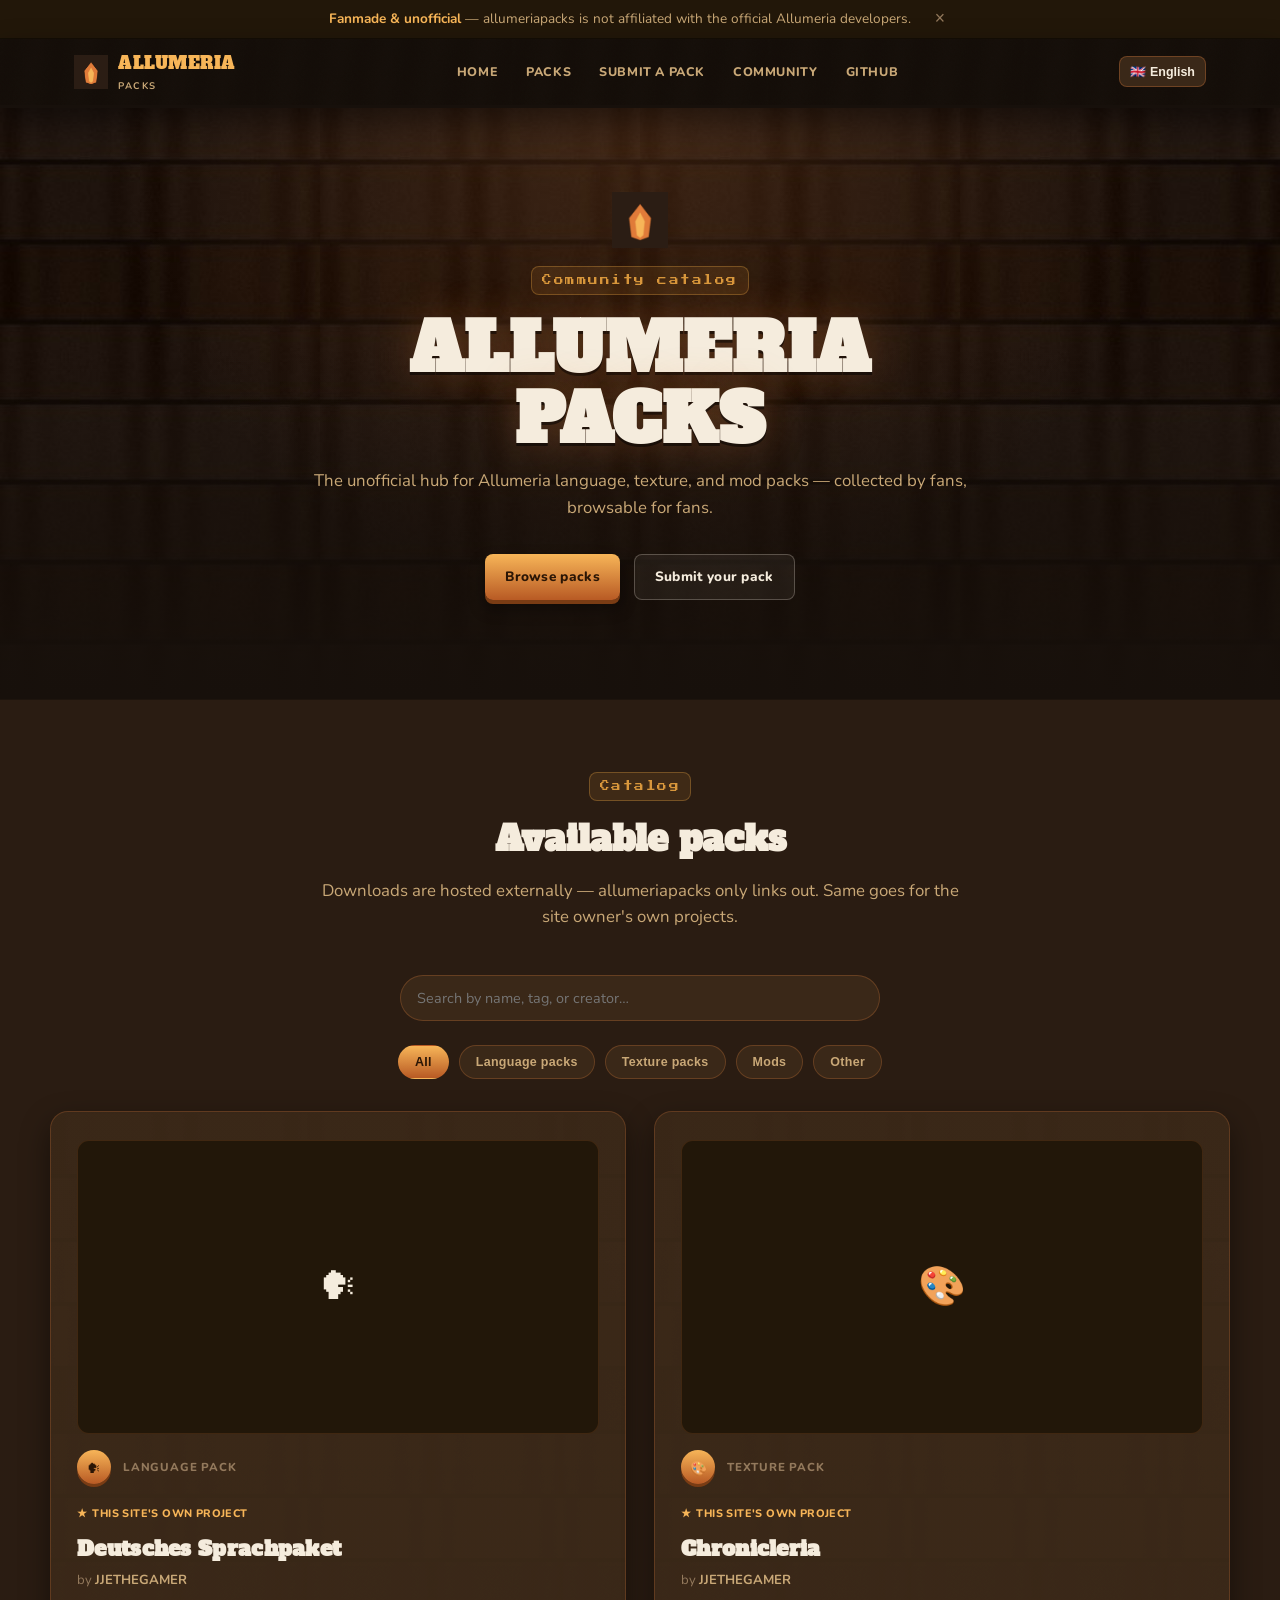
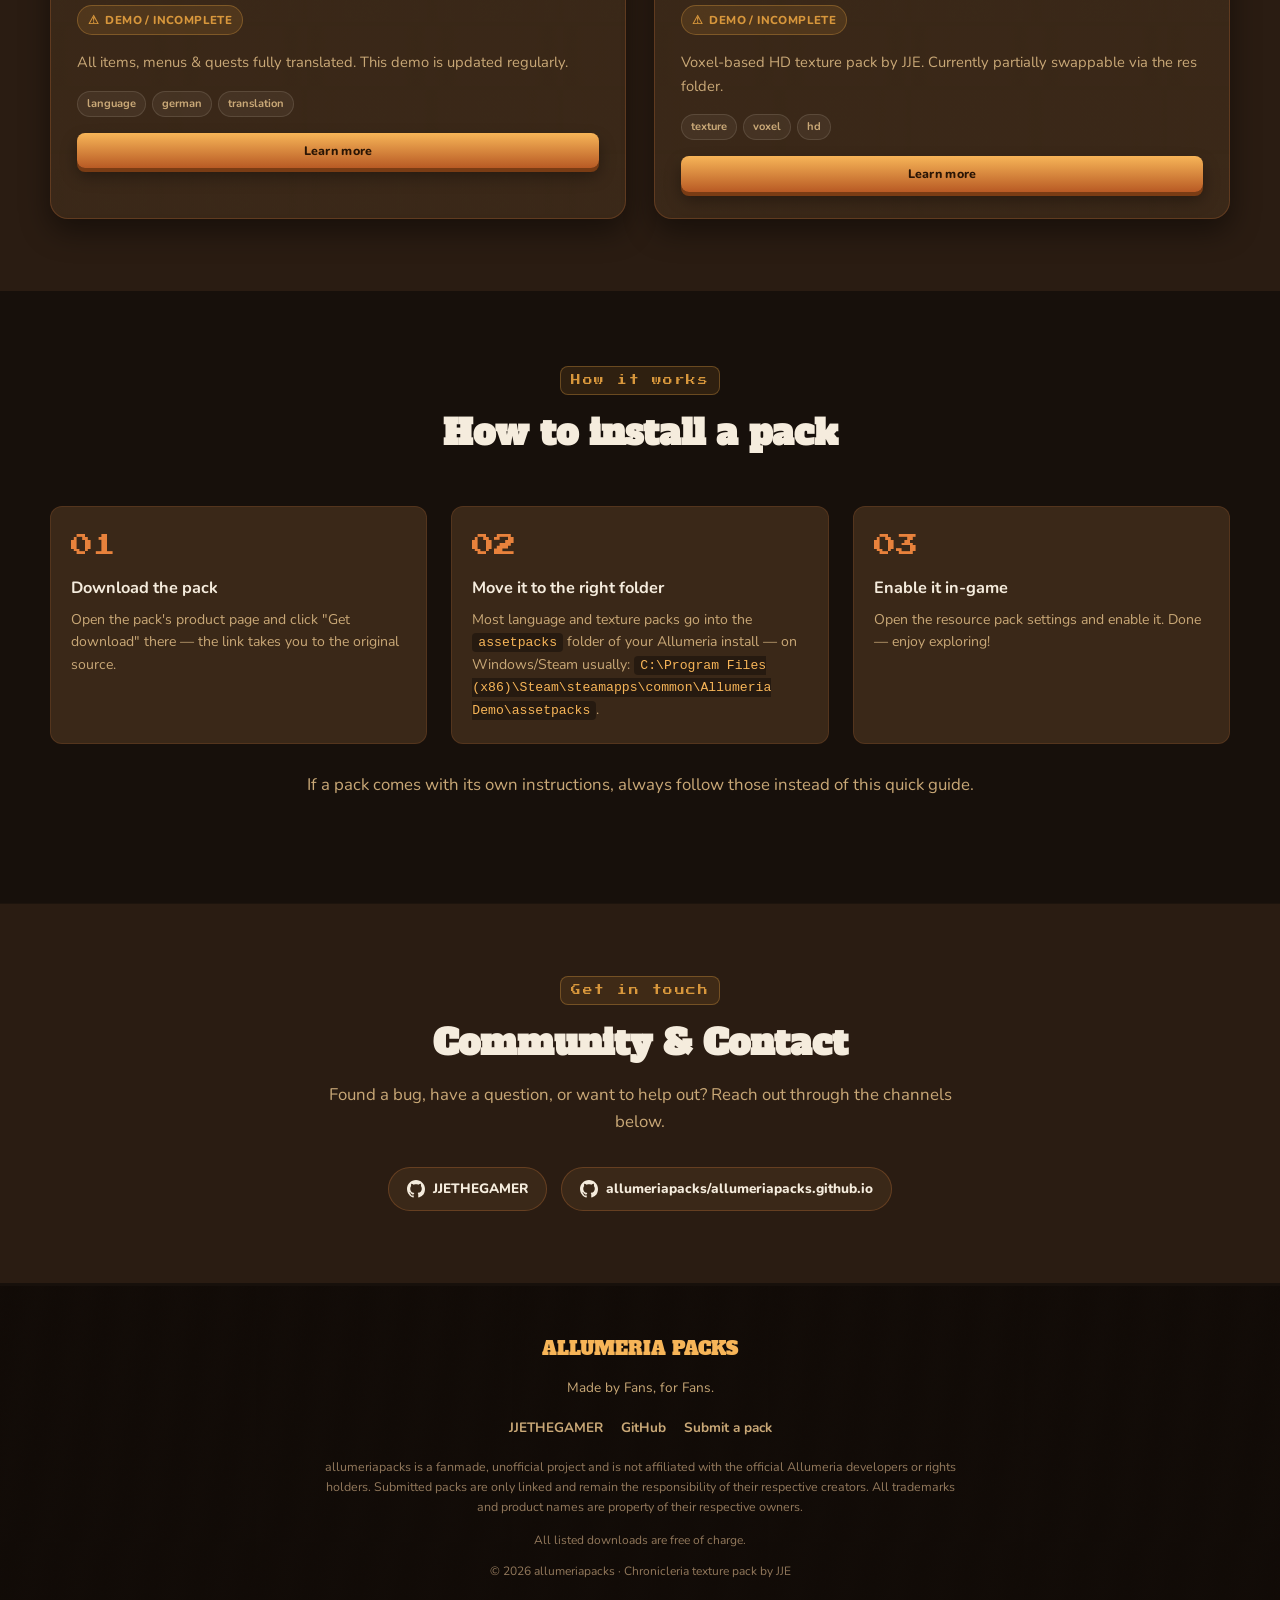
<file: index.html>
<!doctype html>
<html lang="de">
<head>
<meta charset="UTF-8">
<meta name="viewport" content="width=device-width, initial-scale=1">

<!-- ============================= SEO ============================= -->
<title>allumeriapacks – Sammelstelle für Sprach-, Textur- & Mod-Pakete zu Allumeria</title>
<meta name="description" content="Inoffizielle, fanmade Sammelstelle für Allumeria: Sprachpakete, Texturepakete, Mods & mehr von der Community. Kostenlos, durchsuchbar und offen für eigene Einreichungen.">
<meta name="keywords" content="Allumeria, Allumeria Packs, allumeriapacks, Chronicleria, Sprachpaket, Texturepaket, Mod, Resourcepack, JJETHEGAMER, Fanmade, inoffiziell">
<meta name="author" content="JJETHEGAMER">
<meta name="robots" content="index, follow">
<link rel="canonical" href="https://allumeriapacks.github.io/">
<meta name="theme-color" content="#2a1a0e">

<!-- Open Graph -->
<meta property="og:type" content="website">
<meta property="og:site_name" content="allumeriapacks">
<meta property="og:title" content="allumeriapacks – Sammelstelle für Sprach-, Textur- & Mod-Pakete zu Allumeria">
<meta property="og:description" content="Inoffizielle, fanmade Sammelstelle für Allumeria: Sprachpakete, Texturepakete, Mods & mehr von der Community.">
<meta property="og:url" content="https://allumeriapacks.github.io/">
<meta property="og:image" content="https://allumeriapacks.github.io/assets/img/og-image.png">
<meta property="og:locale" content="de_DE">
<meta property="og:locale:alternate" content="en_US">
<meta property="og:locale:alternate" content="pl_PL">
<meta property="og:locale:alternate" content="ru_RU">
<meta property="og:locale:alternate" content="uk_UA">

<!-- Twitter -->
<meta name="twitter:card" content="summary_large_image">
<meta name="twitter:title" content="allumeriapacks – Sammelstelle für Sprach-, Textur- & Mod-Pakete zu Allumeria">
<meta name="twitter:description" content="Inoffizielle, fanmade Sammelstelle für Allumeria: Sprachpakete, Texturepakete, Mods & mehr von der Community.">
<meta name="twitter:image" content="https://allumeriapacks.github.io/assets/img/og-image.png">

<!-- Icons -->
<link rel="icon" href="assets/img/favicon-32.png" sizes="32x32" type="image/png">
<link rel="icon" href="assets/img/favicon-16.png" sizes="16x16" type="image/png">
<link rel="apple-touch-icon" href="assets/img/favicon-180.png">
<link rel="shortcut icon" href="assets/img/favicon.ico">

<!-- Fonts -->
<link rel="preconnect" href="https://fonts.googleapis.com">
<link rel="preconnect" href="https://fonts.gstatic.com" crossorigin>
<link href="https://fonts.googleapis.com/css2?family=Alfa+Slab+One&family=Nunito:wght@400;600;700;800;900&family=Press+Start+2P&display=swap" rel="stylesheet">

<link rel="stylesheet" href="assets/css/style.css">

<!-- JSON-LD structured data -->
<script type="application/ld+json">
{
  "@context": "https://schema.org",
  "@type": "WebSite",
  "name": "allumeriapacks",
  "url": "https://allumeriapacks.github.io/",
  "description": "Inoffizielle, fanmade Sammelstelle für Allumeria: Sprachpakete, Texturepakete, Mods & mehr von der Community.",
  "inLanguage": ["de", "en", "pl", "ru", "uk"],
  "publisher": {
    "@type": "Person",
    "name": "JJE",
    "alternateName": "JJETHEGAMER"
  }
}
</script>
</head>
<body>

<!-- Disclaimer banner -->
<div class="disclaimer-banner" id="disclaimer-banner">
  <div class="disclaimer-banner__inner">
    <span data-i18n-html="banner.text"></span>
    <button class="dismiss" type="button" data-i18n-aria="banner.dismiss">&times;</button>
  </div>
</div>

<!-- Header -->
<header class="site-header">
  <nav class="nav" aria-label="Hauptnavigation">
    <a class="brand" href="index.html">
      <img class="brand__flame" src="assets/img/favicon.png" alt="" width="34" height="34">
      <span>ALLUMERIA<br><small>PACKS</small></span>
    </a>

    <button class="nav__toggle" id="nav-toggle" aria-expanded="false" aria-controls="nav-links" aria-label="Menü öffnen">☰</button>

    <ul class="nav__links" id="nav-links">
      <li><a href="index.html" data-i18n="nav.home">Home</a></li>
      <li><a href="index.html#catalog" data-i18n="nav.catalog">Packs</a></li>
      <li><a href="submit.html" data-i18n="nav.submit">Pack einreichen</a></li>
      <li><a href="index.html#community" data-i18n="nav.community">Community</a></li>
      <li><a href="https://github.com/allumeriapacks/allumeriapacks.github.io" target="_blank" rel="noopener" data-i18n="nav.github">GitHub</a></li>
    </ul>

    <div class="nav__actions">
      <div class="lang-switch" id="lang-switch">
        <button class="lang-switch__btn" id="lang-current" type="button" aria-haspopup="true">DE</button>
        <div class="lang-switch__menu" id="lang-menu" role="menu"></div>
      </div>
    </div>
  </nav>
</header>

<!-- Hero -->
<section class="hero">
  <div class="hero__inner">
    <img class="hero__flame" src="assets/img/favicon.png" alt="" width="56" height="56">
    <span class="eyebrow" data-i18n="hero.eyebrow">Community-Katalog</span>
    <h1 data-i18n="hero.title">ALLUMERIA PACKS</h1>
    <p class="hero__subtitle" data-i18n="hero.subtitle">
      Die inoffizielle Sammelstelle für Sprach-, Textur- und Mod-Pakete zu Allumeria — von Fans zusammengetragen, für Fans durchsuchbar.
    </p>
    <div class="hero__actions">
      <a class="btn btn--primary" href="#catalog" data-i18n="hero.cta_primary">Packs durchsuchen</a>
      <a class="btn btn--ghost" href="submit.html" data-i18n="hero.cta_secondary">Eigenes Pack einreichen</a>
    </div>
  </div>
</section>

<!-- Catalog -->
<section class="packs" id="catalog">
  <div class="section__head">
    <span class="eyebrow" data-i18n="catalog.eyebrow">Katalog</span>
    <h2 data-i18n="catalog.title">Verfügbare Packs</h2>
    <p class="hero__subtitle" data-i18n="catalog.subtitle" style="margin-top:10px;">
      Downloads werden extern gehostet — allumeriapacks verlinkt nur dorthin.
    </p>
  </div>

  <div class="search-bar">
    <label class="visually-hidden" for="pack-search" data-i18n="search.placeholder">Suche nach Name, Tag oder Ersteller…</label>
    <input type="search" id="pack-search" data-i18n-placeholder="search.placeholder" placeholder="Suche nach Name, Tag oder Ersteller…" autocomplete="off">
    <button type="button" class="search-bar__clear" id="search-clear" data-i18n-aria="search.clear" aria-label="Suche zurücksetzen">&times;</button>
  </div>

  <div class="filter-bar" id="filter-bar" role="group" aria-label="Nach Typ filtern">
    <button class="filter-chip" data-filter="all" aria-pressed="true" data-i18n="filter.all">Alle</button>
    <button class="filter-chip" data-filter="language" aria-pressed="false" data-i18n="filter.language">Sprachpakete</button>
    <button class="filter-chip" data-filter="texture" aria-pressed="false" data-i18n="filter.texture">Texturepakete</button>
    <button class="filter-chip" data-filter="mod" aria-pressed="false" data-i18n="filter.mod">Mods</button>
    <button class="filter-chip" data-filter="other" aria-pressed="false" data-i18n="filter.other">Sonstiges</button>
  </div>

  <div class="pack-grid" id="pack-grid"></div>

  <div class="empty-state" id="pack-empty" hidden>
    <h3>Noch keine Packs in dieser Kategorie</h3>
    <p class="empty-text">Sei die erste Person, die hier ein Pack einreicht!</p>
    <p style="margin-top:18px;"><a class="btn btn--primary btn--sm" href="submit.html" data-i18n="hero.cta_secondary">Eigenes Pack einreichen</a></p>
  </div>
</section>

<!-- Installation guide -->
<section id="installation">
  <div class="section__head">
    <span class="eyebrow" data-i18n="install.eyebrow">So geht's</span>
    <h2 data-i18n="install.title">So installierst du ein Paket</h2>
  </div>
  <div class="install-steps">
    <div class="install-step">
      <span class="install-step__num">01</span>
      <h3 data-i18n="install.step1_title">Pack herunterladen</h3>
      <p data-i18n="install.step1_text">Öffne die Produktseite des Packs und klick dort auf „Zum Download“ — der Link führt zur Originalquelle.</p>
    </div>
    <div class="install-step">
      <span class="install-step__num">02</span>
      <h3 data-i18n="install.step2_title">In den richtigen Ordner legen</h3>
      <p data-i18n-html="install.step2_text">Die meisten Sprach- und Texturepakete gehören in den Ordner <code>assetpacks</code> deiner Allumeria-Installation — unter Windows/Steam meist: <code>C:\Program Files (x86)\Steam\steamapps\common\Allumeria Demo\assetpacks</code>.</p>
    </div>
    <div class="install-step">
      <span class="install-step__num">03</span>
      <h3 data-i18n="install.step3_title">Im Spiel aktivieren</h3>
      <p data-i18n="install.step3_text">Öffne die Paket-Einstellungen und aktiviere das Pack. Fertig — viel Spaß beim Erkunden!</p>
    </div>
  </div>
  <p class="hero__subtitle" style="text-align:center; margin-top:28px;" data-i18n="install.note">
    Bringt ein Pack eine eigene Anleitung mit? Diese hat immer Vorrang vor der Kurzanleitung hier.
  </p>
</section>

<!-- Community -->
<section class="community" id="community">
  <div class="section__head" style="margin-bottom:0;">
    <span class="eyebrow" data-i18n="community.eyebrow">Kontakt</span>
    <h2 data-i18n="community.title">Community & Kontakt</h2>
    <p class="hero__subtitle" data-i18n="community.text" style="margin-top:10px;">
      Fragen, Bugs gefunden oder Lust mitzuhelfen? Meld dich gerne über die Kanäle unten.
    </p>
  </div>
  <div class="community__socials">
    <a class="social-pill" href="https://github.com/JJETHEGAMER" target="_blank" rel="noopener">
      <svg viewBox="0 0 16 16" fill="currentColor" aria-hidden="true"><path d="M8 0C3.58 0 0 3.58 0 8c0 3.54 2.29 6.53 5.47 7.59.4.07.55-.17.55-.38 0-.19-.01-.82-.01-1.49-2.01.37-2.53-.49-2.69-.94-.09-.23-.48-.94-.82-1.13-.28-.15-.68-.52-.01-.53.63-.01 1.08.58 1.23.82.72 1.21 1.87.87 2.33.66.07-.52.28-.87.51-1.07-1.78-.2-3.64-.89-3.64-3.95 0-.87.31-1.59.82-2.15-.08-.2-.36-1.02.08-2.12 0 0 .67-.21 2.2.82.64-.18 1.32-.27 2-.27.68 0 1.36.09 2 .27 1.53-1.04 2.2-.82 2.2-.82.44 1.1.16 1.92.08 2.12.51.56.82 1.27.82 2.15 0 3.07-1.87 3.75-3.65 3.95.29.25.54.73.54 1.48 0 1.07-.01 1.93-.01 2.2 0 .21.15.46.55.38A8.01 8.01 0 0016 8c0-4.42-3.58-8-8-8z"/></svg>
      JJETHEGAMER
    </a>
    <a class="social-pill" href="https://github.com/allumeriapacks/allumeriapacks.github.io" target="_blank" rel="noopener">
      <svg viewBox="0 0 16 16" fill="currentColor" aria-hidden="true"><path d="M8 0C3.58 0 0 3.58 0 8c0 3.54 2.29 6.53 5.47 7.59.4.07.55-.17.55-.38 0-.19-.01-.82-.01-1.49-2.01.37-2.53-.49-2.69-.94-.09-.23-.48-.94-.82-1.13-.28-.15-.68-.52-.01-.53.63-.01 1.08.58 1.23.82.72 1.21 1.87.87 2.33.66.07-.52.28-.87.51-1.07-1.78-.2-3.64-.89-3.64-3.95 0-.87.31-1.59.82-2.15-.08-.2-.36-1.02.08-2.12 0 0 .67-.21 2.2.82.64-.18 1.32-.27 2-.27.68 0 1.36.09 2 .27 1.53-1.04 2.2-.82 2.2-.82.44 1.1.16 1.92.08 2.12.51.56.82 1.27.82 2.15 0 3.07-1.87 3.75-3.65 3.95.29.25.54.73.54 1.48 0 1.07-.01 1.93-.01 2.2 0 .21.15.46.55.38A8.01 8.01 0 0016 8c0-4.42-3.58-8-8-8z"/></svg>
      allumeriapacks/allumeriapacks.github.io
    </a>
  </div>
</section>

<!-- Footer -->
<footer class="site-footer">
  <div class="site-footer__brand">ALLUMERIA PACKS</div>
  <p class="site-footer__tagline" data-i18n="footer.tagline">Made by Fans, for Fans.</p>
  <div class="site-footer__socials">
    <a href="https://github.com/JJETHEGAMER" target="_blank" rel="noopener">JJETHEGAMER</a>
    <a href="https://github.com/allumeriapacks/allumeriapacks.github.io" target="_blank" rel="noopener">GitHub</a>
    <a href="submit.html" data-i18n="nav.submit">Pack einreichen</a>
  </div>
  <p class="site-footer__disclaimer" data-i18n="footer.disclaimer">
    allumeriapacks ist ein fanmade, inoffizielles Projekt und steht in keiner Verbindung zu den offiziellen Allumeria-Entwicklern oder -Rechteinhabern. Eingereichte Packs werden nur verlinkt und liegen in der Verantwortung ihrer jeweiligen Ersteller.
  </p>
  <p class="site-footer__rights" data-i18n="footer.rights">Alle gelisteten Downloads sind kostenlos.</p>
  <p class="site-footer__rights">© <span id="footer-year">2026</span> allumeriapacks · <span data-i18n="footer.credit">Chronicleria Texturepaket von JJE</span></p>
</footer>

<script src="assets/js/main.js"></script>
</body>
</html>
</file>
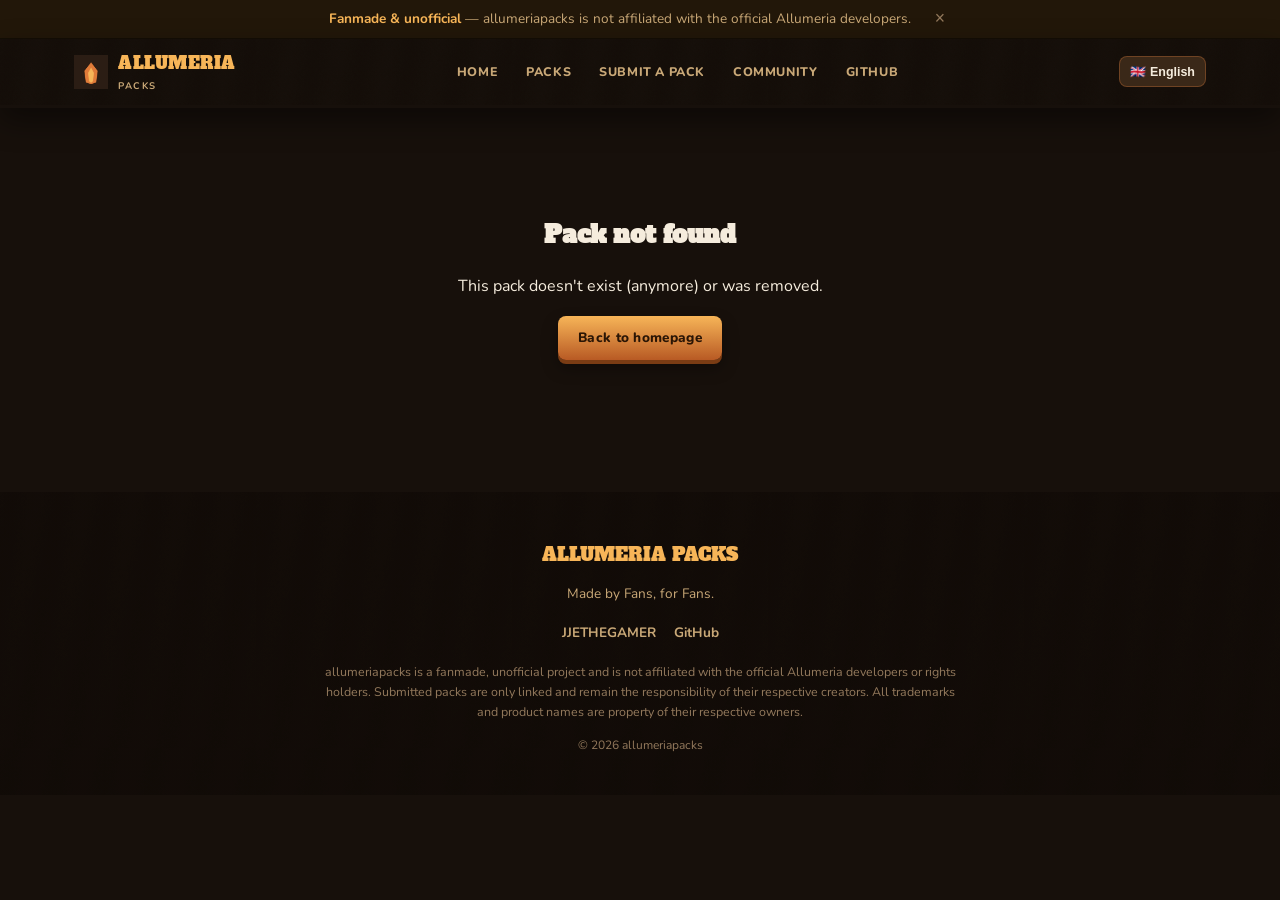
<file: pack.html>
<!doctype html>
<html lang="de">
<head>
<meta charset="UTF-8">
<meta name="viewport" content="width=device-width, initial-scale=1">

<title>Pack – allumeriapacks</title>
<meta name="description" content="Details zu einem Sprach-, Textur- oder Mod-Paket für Allumeria auf allumeriapacks.">
<meta name="robots" content="index, follow">
<meta name="theme-color" content="#2a1a0e">

<meta property="og:type" content="website">
<meta property="og:site_name" content="allumeriapacks">
<meta property="og:image" content="https://allumeriapacks.github.io/assets/img/og-image.png">

<link rel="icon" href="assets/img/favicon-32.png" sizes="32x32" type="image/png">
<link rel="icon" href="assets/img/favicon-16.png" sizes="16x16" type="image/png">
<link rel="apple-touch-icon" href="assets/img/favicon-180.png">
<link rel="shortcut icon" href="assets/img/favicon.ico">

<link rel="preconnect" href="https://fonts.googleapis.com">
<link rel="preconnect" href="https://fonts.gstatic.com" crossorigin>
<link href="https://fonts.googleapis.com/css2?family=Alfa+Slab+One&family=Nunito:wght@400;600;700;800;900&family=Press+Start+2P&display=swap" rel="stylesheet">

<link rel="stylesheet" href="assets/css/style.css">
</head>
<body>

<div class="disclaimer-banner" id="disclaimer-banner">
  <div class="disclaimer-banner__inner">
    <span data-i18n-html="banner.text"></span>
    <button class="dismiss" type="button" data-i18n-aria="banner.dismiss">&times;</button>
  </div>
</div>

<header class="site-header">
  <nav class="nav" aria-label="Hauptnavigation">
    <a class="brand" href="index.html">
      <img class="brand__flame" src="assets/img/favicon.png" alt="" width="34" height="34">
      <span>ALLUMERIA<br><small>PACKS</small></span>
    </a>
    <button class="nav__toggle" id="nav-toggle" aria-expanded="false" aria-controls="nav-links" aria-label="Menü öffnen">☰</button>
    <ul class="nav__links" id="nav-links">
      <li><a href="index.html" data-i18n="nav.home">Home</a></li>
      <li><a href="index.html#catalog" data-i18n="nav.catalog">Packs</a></li>
      <li><a href="submit.html" data-i18n="nav.submit">Pack einreichen</a></li>
      <li><a href="index.html#community" data-i18n="nav.community">Community</a></li>
      <li><a href="https://github.com/allumeriapacks/allumeriapacks.github.io" target="_blank" rel="noopener" data-i18n="nav.github">GitHub</a></li>
    </ul>
    <div class="nav__actions">
      <div class="lang-switch" id="lang-switch">
        <button class="lang-switch__btn" id="lang-current" type="button" aria-haspopup="true">DE</button>
        <div class="lang-switch__menu" id="lang-menu" role="menu"></div>
      </div>
    </div>
  </nav>
</header>

<section style="padding-top:48px;">
  <div id="detail-root" style="max-width:1180px; margin:0 auto; padding:0 24px;">
    <!-- rendered dynamically by assets/js/main.js -->
  </div>
</section>

<footer class="site-footer">
  <div class="site-footer__brand">ALLUMERIA PACKS</div>
  <p class="site-footer__tagline" data-i18n="footer.tagline">Made by Fans, for Fans.</p>
  <div class="site-footer__socials">
    <a href="https://github.com/JJETHEGAMER" target="_blank" rel="noopener">JJETHEGAMER</a>
    <a href="https://github.com/allumeriapacks/allumeriapacks.github.io" target="_blank" rel="noopener">GitHub</a>
  </div>
  <p class="site-footer__disclaimer" data-i18n="footer.disclaimer">
    allumeriapacks ist ein fanmade, inoffizielles Projekt und steht in keiner Verbindung zu den offiziellen Allumeria-Entwicklern oder -Rechteinhabern.
  </p>
  <p class="site-footer__rights">© <span id="footer-year">2026</span> allumeriapacks</p>
</footer>

<script src="assets/js/main.js"></script>
</body>
</html>
</file>
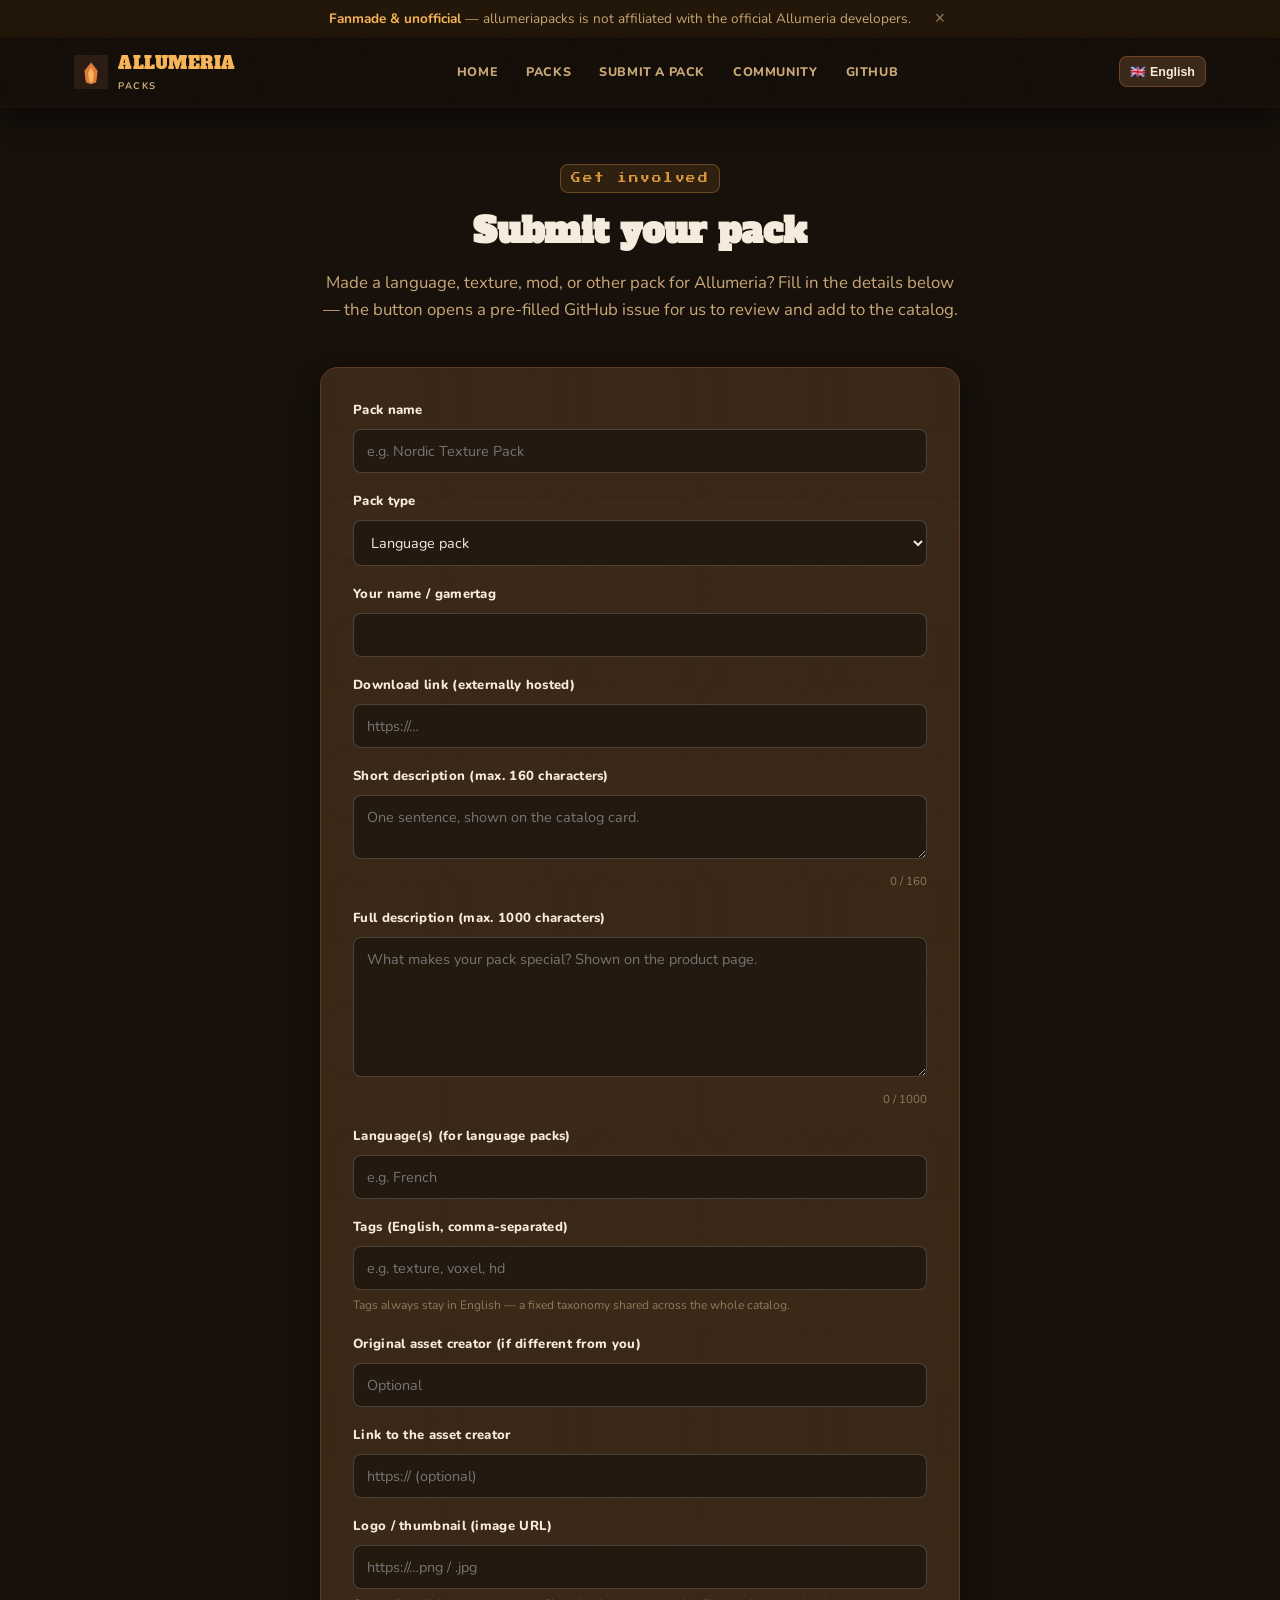
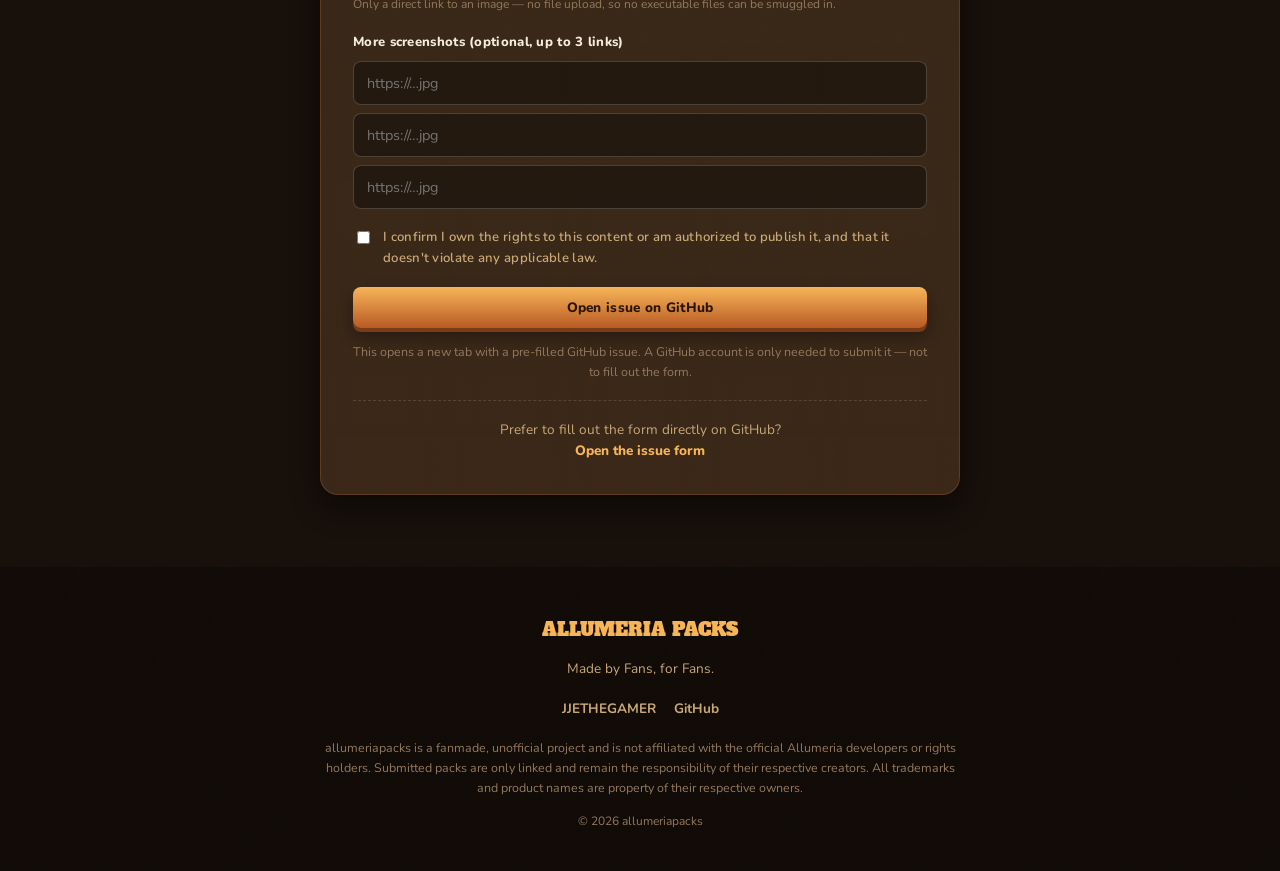
<file: submit.html>
<!doctype html>
<html lang="de">
<head>
<meta charset="UTF-8">
<meta name="viewport" content="width=device-width, initial-scale=1">

<title>Pack einreichen – allumeriapacks</title>
<meta name="description" content="Reiche dein eigenes Sprach-, Textur-, Mod- oder anderes Paket für Allumeria bei allumeriapacks ein — kostenlos und offen für die Community.">
<meta name="robots" content="index, follow">
<link rel="canonical" href="https://allumeriapacks.github.io/submit.html">
<meta name="theme-color" content="#2a1a0e">

<meta property="og:type" content="website">
<meta property="og:site_name" content="allumeriapacks">
<meta property="og:title" content="Pack einreichen – allumeriapacks">
<meta property="og:description" content="Reiche dein eigenes Sprach-, Textur-, Mod- oder anderes Paket für Allumeria bei allumeriapacks ein.">
<meta property="og:url" content="https://allumeriapacks.github.io/submit.html">
<meta property="og:image" content="https://allumeriapacks.github.io/assets/img/og-image.png">

<link rel="icon" href="assets/img/favicon-32.png" sizes="32x32" type="image/png">
<link rel="icon" href="assets/img/favicon-16.png" sizes="16x16" type="image/png">
<link rel="apple-touch-icon" href="assets/img/favicon-180.png">
<link rel="shortcut icon" href="assets/img/favicon.ico">

<link rel="preconnect" href="https://fonts.googleapis.com">
<link rel="preconnect" href="https://fonts.gstatic.com" crossorigin>
<link href="https://fonts.googleapis.com/css2?family=Alfa+Slab+One&family=Nunito:wght@400;600;700;800;900&family=Press+Start+2P&display=swap" rel="stylesheet">

<link rel="stylesheet" href="assets/css/style.css">
</head>
<body>

<div class="disclaimer-banner" id="disclaimer-banner">
  <div class="disclaimer-banner__inner">
    <span data-i18n-html="banner.text"></span>
    <button class="dismiss" type="button" data-i18n-aria="banner.dismiss">&times;</button>
  </div>
</div>

<header class="site-header">
  <nav class="nav" aria-label="Hauptnavigation">
    <a class="brand" href="index.html">
      <img class="brand__flame" src="assets/img/favicon.png" alt="" width="34" height="34">
      <span>ALLUMERIA<br><small>PACKS</small></span>
    </a>
    <button class="nav__toggle" id="nav-toggle" aria-expanded="false" aria-controls="nav-links" aria-label="Menü öffnen">☰</button>
    <ul class="nav__links" id="nav-links">
      <li><a href="index.html" data-i18n="nav.home">Home</a></li>
      <li><a href="index.html#catalog" data-i18n="nav.catalog">Packs</a></li>
      <li><a href="submit.html" data-i18n="nav.submit">Pack einreichen</a></li>
      <li><a href="index.html#community" data-i18n="nav.community">Community</a></li>
      <li><a href="https://github.com/allumeriapacks/allumeriapacks.github.io" target="_blank" rel="noopener" data-i18n="nav.github">GitHub</a></li>
    </ul>
    <div class="nav__actions">
      <div class="lang-switch" id="lang-switch">
        <button class="lang-switch__btn" id="lang-current" type="button" aria-haspopup="true">DE</button>
        <div class="lang-switch__menu" id="lang-menu" role="menu"></div>
      </div>
    </div>
  </nav>
</header>

<section style="padding-top:56px;">
  <div class="section__head">
    <span class="eyebrow" data-i18n="submit.eyebrow">Mitmachen</span>
    <h2 data-i18n="submit.title">Eigenes Pack einreichen</h2>
    <p class="hero__subtitle" data-i18n="submit.intro" style="margin-top:10px;">
      Du hast ein Sprach-, Textur-, Mod- oder anderes Paket für Allumeria erstellt? Trag es unten ein — der Button öffnet ein vorausgefülltes GitHub-Issue.
    </p>
  </div>

  <form class="submit-panel" id="submit-form">
    <div class="form-field">
      <label for="pack-name" data-i18n="submit.name_label">Name des Packs</label>
      <input type="text" id="pack-name" name="pack-name" required data-i18n-placeholder="submit.name_placeholder" placeholder="z. B. Nordisches Texturepaket">
    </div>

    <div class="form-field">
      <label for="pack-type" data-i18n="submit.type_label">Art des Packs</label>
      <select id="pack-type" name="pack-type" required>
        <option value="language" data-i18n="pack.type_language">Sprachpaket</option>
        <option value="texture" data-i18n="pack.type_texture">Texturepaket</option>
        <option value="mod" data-i18n="pack.type_mod">Mod</option>
        <option value="other" data-i18n="pack.type_other">Sonstiges</option>
      </select>
    </div>

    <div class="form-field">
      <label for="author" data-i18n="submit.author_label">Dein Name / Gamertag</label>
      <input type="text" id="author" name="author" required>
    </div>

    <div class="form-field">
      <label for="link" data-i18n="submit.link_label">Link zum Download (extern gehostet)</label>
      <input type="url" id="link" name="link" required data-i18n-placeholder="submit.link_placeholder" placeholder="https://…">
    </div>

    <div class="form-field">
      <label for="description-short" data-i18n="submit.description_short_label">Kurzbeschreibung (max. 160 Zeichen)</label>
      <textarea id="description-short" name="description-short" maxlength="160" required data-i18n-placeholder="submit.description_short_placeholder" placeholder="Ein Satz, der auf der Katalog-Karte erscheint." style="min-height:60px;"></textarea>
      <span class="form-field__counter" id="description-short-counter">0 / 160</span>
    </div>

    <div class="form-field">
      <label for="description-long" data-i18n="submit.description_long_label">Ausführliche Beschreibung (max. 1000 Zeichen)</label>
      <textarea id="description-long" name="description-long" maxlength="1000" required data-i18n-placeholder="submit.description_long_placeholder" placeholder="Was macht dein Pack besonders? Erscheint auf der Produktseite." style="min-height:140px;"></textarea>
      <span class="form-field__counter" id="description-long-counter">0 / 1000</span>
    </div>

    <div class="form-field">
      <label for="languages" data-i18n="submit.language_label">Sprache(n) (bei Sprachpaketen)</label>
      <input type="text" id="languages" name="languages" data-i18n-placeholder="submit.language_placeholder" placeholder="z. B. Französisch">
    </div>

    <div class="form-field">
      <label for="tags" data-i18n="submit.tags_label">Tags (Englisch, mit Komma getrennt)</label>
      <input type="text" id="tags" name="tags" required data-i18n-placeholder="submit.tags_placeholder" placeholder="z. B. texture, voxel, hd">
      <p class="form-field__hint" data-i18n="submit.tags_hint">Tags bleiben immer auf Englisch — feste Taxonomie für den ganzen Katalog.</p>
    </div>

    <div class="form-field">
      <label for="creator" data-i18n="submit.creator_label">Ersteller der Assets (falls abweichend von dir)</label>
      <input type="text" id="creator" name="creator" data-i18n-placeholder="submit.creator_placeholder" placeholder="Optional">
    </div>

    <div class="form-field">
      <label for="creator-link" data-i18n="submit.creator_link_label">Link zum Asset-Ersteller</label>
      <input type="url" id="creator-link" name="creator-link" data-i18n-placeholder="submit.creator_link_placeholder" placeholder="https:// (optional)">
    </div>

    <div class="form-field">
      <label for="image-logo" data-i18n="submit.image_logo_label">Logo / Vorschaubild (Bild-URL)</label>
      <input type="url" id="image-logo" name="image-logo" data-i18n-placeholder="submit.image_logo_placeholder" placeholder="https://…png / .jpg">
      <p class="form-field__hint" data-i18n="submit.image_logo_hint">Nur ein direkter Link zu einem Bild — kein Datei-Upload, damit keine ausführbaren Dateien eingeschleust werden können.</p>
    </div>

    <div class="form-field">
      <label for="image-gallery-1" data-i18n="submit.image_gallery_label">Weitere Bilder (optional, bis zu 3 Links)</label>
      <div class="form-field__group">
        <input type="url" id="image-gallery-1" name="image-gallery-1" placeholder="https://…jpg">
        <input type="url" id="image-gallery-2" name="image-gallery-2" placeholder="https://…jpg">
        <input type="url" id="image-gallery-3" name="image-gallery-3" placeholder="https://…jpg">
      </div>
    </div>

    <div class="form-field form-field--checkbox">
      <input type="checkbox" id="license" name="license" required>
      <label for="license" data-i18n="submit.license_label">Ich bestätige, dass ich die Rechte an diesem Inhalt besitze oder zur Veröffentlichung berechtigt bin und dass er nicht gegen geltendes Recht verstößt.</label>
    </div>

    <button type="submit" class="btn btn--primary btn--block" data-i18n="submit.submit_btn">Issue auf GitHub öffnen</button>

    <p class="form-note" data-i18n="submit.note">
      Es öffnet sich ein neuer Tab mit einem vorausgefüllten GitHub-Issue. Ein GitHub-Account wird nur zum Absenden benötigt.
    </p>

    <div class="form-alt">
      <span data-i18n="submit.alt_link">Lieber direkt das Formular auf GitHub ausfüllen?</span>
      <br>
      <a href="https://github.com/allumeriapacks/allumeriapacks.github.io/issues/new?template=submit-pack.yml&labels=pack-submission" target="_blank" rel="noopener" data-i18n="submit.alt_link_cta">Issue-Formular öffnen</a>
    </div>
  </form>
</section>

<footer class="site-footer">
  <div class="site-footer__brand">ALLUMERIA PACKS</div>
  <p class="site-footer__tagline" data-i18n="footer.tagline">Made by Fans, for Fans.</p>
  <div class="site-footer__socials">
    <a href="https://github.com/JJETHEGAMER" target="_blank" rel="noopener">JJETHEGAMER</a>
    <a href="https://github.com/allumeriapacks/allumeriapacks.github.io" target="_blank" rel="noopener">GitHub</a>
  </div>
  <p class="site-footer__disclaimer" data-i18n="footer.disclaimer">
    allumeriapacks ist ein fanmade, inoffizielles Projekt und steht in keiner Verbindung zu den offiziellen Allumeria-Entwicklern oder -Rechteinhabern.
  </p>
  <p class="site-footer__rights">© <span id="footer-year">2026</span> allumeriapacks</p>
</footer>

<script src="assets/js/main.js"></script>
</body>
</html>
</file>
<file: assets/css/style.css>
/* =========================================================
   allumeriapacks — stylesheet
   Fanmade / inoffizieller Download-Bereich für Allumeria
   Design: rustikales Lagerfeuer-/Holz-Thema
   ========================================================= */

:root {
  /* palette */
  --bg-deep: #17100b;
  --bg-panel: #2a1c12;
  --bg-panel-2: #221709;
  --bg-card: #3a2818;
  --bg-card-hover: #43301d;
  --wood-seam: #17100b;
  --accent: #e8823c;
  --accent-dark: #b85a24;
  --accent-light: #f7b558;
  --text-cream: #f5ecdd;
  --text-muted: #c9a877;
  --text-faint: #93795c;
  --ok: #7fa650;
  --demo: #d8973c;
  --border-glow: rgba(232, 130, 60, 0.35);

  --font-display: "Alfa Slab One", "Georgia", serif;
  --font-body: "Nunito", "Segoe UI", sans-serif;
  --font-pixel: "Press Start 2P", monospace;

  --radius-lg: 18px;
  --radius-md: 12px;
  --radius-sm: 8px;
  --shadow-panel: 0 12px 30px rgba(0, 0, 0, 0.45);
  --container: 1180px;
}

@media (prefers-reduced-motion: reduce) {
  * { animation-duration: 0.001ms !important; transition-duration: 0.001ms !important; }
}

* { box-sizing: border-box; }

html { scroll-behavior: smooth; }

body {
  margin: 0;
  background: var(--bg-deep);
  color: var(--text-cream);
  font-family: var(--font-body);
  font-size: 16px;
  line-height: 1.6;
}

img { max-width: 100%; display: block; }

a { color: inherit; text-decoration: none; }

.container {
  max-width: var(--container);
  margin: 0 auto;
  padding: 0 24px;
}

.visually-hidden {
  position: absolute;
  width: 1px; height: 1px;
  overflow: hidden;
  clip: rect(0 0 0 0);
  white-space: nowrap;
}

/* focus visibility */
a:focus-visible,
button:focus-visible,
select:focus-visible {
  outline: 3px solid var(--accent-light);
  outline-offset: 2px;
}

/* =========================================================
   Top disclaimer banner
   ========================================================= */
.disclaimer-banner {
  background: var(--bg-panel-2);
  border-bottom: 1px solid rgba(0,0,0,0.4);
  color: var(--text-muted);
  font-size: 0.85rem;
}
.disclaimer-banner__inner {
  max-width: var(--container);
  margin: 0 auto;
  padding: 8px 24px;
  display: flex;
  align-items: center;
  gap: 10px;
  justify-content: center;
  text-align: center;
}
.disclaimer-banner__inner strong { color: var(--accent-light); }
.disclaimer-banner .dismiss {
  background: none;
  border: none;
  color: var(--text-faint);
  cursor: pointer;
  font-size: 1.1rem;
  line-height: 1;
  margin-left: 8px;
  padding: 2px 6px;
}
.disclaimer-banner .dismiss:hover { color: var(--accent-light); }
.disclaimer-banner[hidden] { display: none; }

/* =========================================================
   Header / Nav
   ========================================================= */
.site-header {
  position: sticky;
  top: 0;
  z-index: 40;
  background-image:
    linear-gradient(rgba(20, 14, 9, 0.85), rgba(20, 14, 9, 0.85)),
    url("../img/wood-panel.png");
  background-size: auto, 256px;
  border-bottom: 3px solid var(--wood-seam);
  box-shadow: var(--shadow-panel);
}

.nav {
  display: flex;
  align-items: center;
  justify-content: space-between;
  gap: 20px;
  padding: 12px 24px;
  max-width: var(--container);
  margin: 0 auto;
  position: relative;
}

.brand {
  display: flex;
  align-items: center;
  gap: 10px;
  font-family: var(--font-display);
  font-size: 1.05rem;
  letter-spacing: 0.5px;
  color: var(--accent-light);
  white-space: nowrap;
}
.brand__flame { width: 34px; height: 34px; flex-shrink: 0; }
.brand small {
  display: block;
  font-family: var(--font-body);
  font-weight: 700;
  font-size: 0.6rem;
  letter-spacing: 1.5px;
  color: var(--text-muted);
}

.nav__toggle {
  display: none;
  background: none;
  border: 1px solid var(--text-faint);
  border-radius: var(--radius-sm);
  color: var(--text-cream);
  font-size: 1.2rem;
  padding: 6px 10px;
  cursor: pointer;
}

.nav__links {
  display: flex;
  gap: 4px;
  list-style: none;
  margin: 0;
  padding: 0;
  flex-wrap: wrap;
}
.nav__links a {
  display: inline-block;
  padding: 8px 12px;
  font-weight: 800;
  font-size: 0.78rem;
  letter-spacing: 0.6px;
  text-transform: uppercase;
  color: var(--text-muted);
  border-radius: var(--radius-sm);
  transition: color 0.15s ease, background 0.15s ease;
}
.nav__links a:hover,
.nav__links a:focus-visible {
  color: var(--accent-light);
  background: rgba(232, 130, 60, 0.1);
}

.nav__actions {
  display: flex;
  align-items: center;
  gap: 10px;
}

.lang-switch { position: relative; }
.lang-switch__btn {
  display: flex;
  align-items: center;
  gap: 6px;
  background: var(--bg-card);
  border: 1px solid rgba(232, 130, 60, 0.3);
  color: var(--text-cream);
  padding: 7px 10px;
  border-radius: var(--radius-sm);
  font-weight: 700;
  font-size: 0.78rem;
  cursor: pointer;
}
.lang-switch__btn:hover { border-color: var(--accent); }
.lang-switch__menu {
  position: absolute;
  right: 0;
  top: calc(100% + 8px);
  background: var(--bg-card);
  border: 1px solid rgba(232, 130, 60, 0.25);
  border-radius: var(--radius-md);
  box-shadow: var(--shadow-panel);
  min-width: 170px;
  padding: 6px;
  display: none;
  z-index: 50;
}
.lang-switch.open .lang-switch__menu { display: block; }
.lang-switch__menu button {
  width: 100%;
  display: flex;
  align-items: center;
  gap: 8px;
  background: none;
  border: none;
  color: var(--text-cream);
  padding: 8px 10px;
  border-radius: var(--radius-sm);
  font-size: 0.85rem;
  cursor: pointer;
  text-align: left;
}
.lang-switch__menu button:hover { background: rgba(232, 130, 60, 0.15); }
.lang-switch__menu button[aria-current="true"] { color: var(--accent-light); font-weight: 800; }

.btn {
  display: inline-flex;
  align-items: center;
  justify-content: center;
  gap: 8px;
  font-family: var(--font-body);
  font-weight: 800;
  font-size: 0.85rem;
  letter-spacing: 0.3px;
  padding: 11px 20px;
  border-radius: var(--radius-sm);
  border: none;
  cursor: pointer;
  transition: transform 0.12s ease, box-shadow 0.12s ease, background 0.15s ease;
}
.btn:active { transform: translateY(1px); }

.btn--primary {
  background: linear-gradient(180deg, var(--accent-light), var(--accent-dark));
  color: #2a1505;
  box-shadow: 0 4px 0 #7a3c14, 0 8px 16px rgba(0,0,0,0.35);
}
.btn--primary:hover { filter: brightness(1.07); }

.btn--ghost {
  background: rgba(245, 236, 221, 0.06);
  color: var(--text-cream);
  border: 1px solid rgba(245, 236, 221, 0.25);
}
.btn--ghost:hover { background: rgba(245, 236, 221, 0.12); }

.btn--sm { padding: 8px 14px; font-size: 0.78rem; }
.btn--block { width: 100%; }
.btn--disabled {
  opacity: 0.5;
  cursor: not-allowed;
  box-shadow: none;
  filter: grayscale(0.4);
}
.btn--disabled:hover { filter: grayscale(0.4); }

/* =========================================================
   Hero
   ========================================================= */
.hero {
  position: relative;
  padding: 84px 24px 96px;
  text-align: center;
  background:
    radial-gradient(ellipse at 50% 0%, rgba(232,130,60,0.16), transparent 60%),
    url("../img/hero-bg.jpg") center / cover;
  border-bottom: 3px solid var(--wood-seam);
  overflow: hidden;
}
.hero::after {
  content: "";
  position: absolute;
  inset: 0;
  background: linear-gradient(180deg, transparent 40%, var(--bg-deep) 100%);
  pointer-events: none;
}
.hero__inner { position: relative; z-index: 1; max-width: 720px; margin: 0 auto; }

.hero__flame {
  width: 56px;
  height: 56px;
  margin: 0 auto 18px;
  animation: flicker 2.6s ease-in-out infinite;
}
@keyframes flicker {
  0%, 100% { transform: scale(1) rotate(-1deg); filter: brightness(1); }
  50% { transform: scale(1.06) rotate(1deg); filter: brightness(1.15); }
}

.eyebrow {
  display: inline-block;
  font-family: var(--font-pixel);
  font-size: 0.6rem;
  letter-spacing: 1.5px;
  color: var(--demo);
  background: rgba(216, 151, 60, 0.12);
  border: 1px solid rgba(216, 151, 60, 0.35);
  padding: 6px 10px;
  border-radius: var(--radius-sm);
  margin-bottom: 18px;
}

.hero h1 {
  font-family: var(--font-display);
  font-size: clamp(2.4rem, 6vw, 4.2rem);
  line-height: 1.05;
  margin: 0 0 14px;
  color: var(--text-cream);
  text-shadow: 0 3px 0 rgba(0,0,0,0.5), 0 0 40px rgba(232,130,60,0.25);
  letter-spacing: 1px;
}
.hero__subtitle {
  font-size: 1.05rem;
  color: var(--text-muted);
  margin: 0 0 32px;
}
.hero__actions {
  display: flex;
  justify-content: center;
  gap: 14px;
  flex-wrap: wrap;
}

/* =========================================================
   Section shared
   ========================================================= */
section { padding: 72px 24px; }
.section__head {
  max-width: 640px;
  margin: 0 auto 44px;
  text-align: center;
}
.section__head h2 {
  font-family: var(--font-display);
  font-size: clamp(1.6rem, 3.4vw, 2.2rem);
  margin: 10px 0 0;
  color: var(--text-cream);
}
.section__head .eyebrow { margin-bottom: 0; }

/* =========================================================
   Pack cards
   ========================================================= */
.packs {
  background: var(--bg-panel);
  border-top: 1px solid rgba(0,0,0,0.3);
  border-bottom: 3px solid var(--wood-seam);
}
.pack-grid {
  max-width: var(--container);
  margin: 0 auto;
  display: grid;
  grid-template-columns: repeat(auto-fit, minmax(320px, 1fr));
  gap: 28px;
}

.pack-card {
  position: relative;
  background:
    linear-gradient(rgba(58, 40, 24, 0.94), rgba(58, 40, 24, 0.97)),
    url("../img/wood-plank.png");
  background-size: auto, 256px;
  border: 1px solid rgba(232, 130, 60, 0.22);
  border-radius: var(--radius-lg);
  padding: 28px 26px 26px;
  box-shadow: var(--shadow-panel);
  transition: transform 0.18s ease, box-shadow 0.18s ease, border-color 0.18s ease;
}
.pack-card:hover {
  transform: translateY(-4px);
  border-color: var(--border-glow);
  box-shadow: 0 18px 40px rgba(0,0,0,0.5), 0 0 0 1px var(--border-glow);
}

.pack-card__top {
  display: flex;
  align-items: center;
  gap: 12px;
  margin-bottom: 16px;
}
.pack-card__badge {
  flex-shrink: 0;
  width: 34px;
  height: 34px;
  border-radius: 50%;
  background: linear-gradient(180deg, var(--accent-light), var(--accent-dark));
  color: #2a1505;
  font-family: var(--font-pixel);
  font-size: 0.85rem;
  display: flex;
  align-items: center;
  justify-content: center;
  box-shadow: 0 3px 0 #7a3c14;
}
.pack-card__kicker {
  font-size: 0.72rem;
  font-weight: 800;
  letter-spacing: 0.8px;
  text-transform: uppercase;
  color: var(--text-faint);
}

.pack-card h3 {
  font-family: var(--font-display);
  font-size: 1.3rem;
  margin: 0 0 4px;
  color: var(--text-cream);
  letter-spacing: 0.3px;
}
.pack-card__subtitle {
  font-size: 0.85rem;
  color: var(--text-muted);
  margin: 0 0 14px;
}

.status-tag {
  display: inline-flex;
  align-items: center;
  gap: 6px;
  font-size: 0.72rem;
  font-weight: 800;
  letter-spacing: 0.4px;
  text-transform: uppercase;
  padding: 5px 10px;
  border-radius: 20px;
  margin-bottom: 16px;
}
.status-tag--demo {
  color: var(--demo);
  background: rgba(216, 151, 60, 0.14);
  border: 1px solid rgba(216, 151, 60, 0.35);
}
.status-tag--demo::before { content: "\26A0\FE0E"; }

.pack-card p.desc {
  font-size: 0.92rem;
  color: var(--text-muted);
  margin: 0 0 16px;
}

.pack-card__features {
  list-style: none;
  margin: 0 0 20px;
  padding: 0;
  display: grid;
  gap: 8px;
}
.pack-card__features li {
  font-size: 0.85rem;
  color: var(--text-cream);
  display: flex;
  gap: 8px;
  align-items: flex-start;
}
.pack-card__features li::before {
  content: "\2713";
  color: var(--accent-light);
  font-weight: 900;
  flex-shrink: 0;
}

.pack-card__meta {
  display: flex;
  gap: 16px;
  flex-wrap: wrap;
  font-size: 0.75rem;
  color: var(--text-faint);
  margin-bottom: 18px;
  border-top: 1px dashed rgba(245,236,221,0.15);
  padding-top: 14px;
}
.pack-card__meta strong { color: var(--text-muted); }

.pack-card__actions {
  display: flex;
  gap: 10px;
  flex-wrap: wrap;
}
.pack-card__actions .btn { flex: 1 1 auto; }

/* =========================================================
   Installation steps
   ========================================================= */
.install-steps {
  max-width: var(--container);
  margin: 0 auto;
  display: grid;
  grid-template-columns: repeat(auto-fit, minmax(260px, 1fr));
  gap: 24px;
}
.install-step {
  background: var(--bg-card);
  border: 1px solid rgba(232,130,60,0.15);
  border-radius: var(--radius-md);
  padding: 22px 20px;
  position: relative;
}
.install-step__num {
  font-family: var(--font-pixel);
  font-size: 1.4rem;
  color: var(--accent);
  margin-bottom: 10px;
  display: block;
}
.install-step h3 {
  font-size: 1.02rem;
  margin: 0 0 8px;
  color: var(--text-cream);
}
.install-step p {
  font-size: 0.88rem;
  color: var(--text-muted);
  margin: 0;
}
.install-step code {
  background: rgba(0,0,0,0.35);
  padding: 2px 6px;
  border-radius: 4px;
  font-size: 0.82rem;
  color: var(--accent-light);
}

/* =========================================================
   Community
   ========================================================= */
.community {
  background: var(--bg-panel);
  border-top: 1px solid rgba(0,0,0,0.3);
  border-bottom: 3px solid var(--wood-seam);
  text-align: center;
}
.community__socials {
  display: flex;
  justify-content: center;
  gap: 14px;
  flex-wrap: wrap;
  margin-top: 28px;
}
.social-pill {
  display: inline-flex;
  align-items: center;
  gap: 8px;
  background: var(--bg-card);
  border: 1px solid rgba(232,130,60,0.25);
  padding: 10px 18px;
  border-radius: 30px;
  font-weight: 800;
  font-size: 0.85rem;
  color: var(--text-cream);
  transition: border-color 0.15s ease, transform 0.15s ease;
}
.social-pill:hover { border-color: var(--accent); transform: translateY(-2px); }
.social-pill svg { width: 18px; height: 18px; }

/* =========================================================
   Footer
   ========================================================= */
.site-footer {
  background-image:
    linear-gradient(rgba(17,11,7,0.9), rgba(17,11,7,0.94)),
    url("../img/wood-panel.png");
  background-size: auto, 256px;
  padding: 48px 24px 28px;
  text-align: center;
  color: var(--text-faint);
  font-size: 0.85rem;
}
.site-footer__brand {
  font-family: var(--font-display);
  color: var(--accent-light);
  font-size: 1.15rem;
  margin-bottom: 6px;
}
.site-footer__tagline { color: var(--text-muted); margin-bottom: 18px; }
.site-footer__socials {
  display: flex;
  justify-content: center;
  gap: 18px;
  margin-bottom: 18px;
  flex-wrap: wrap;
}
.site-footer__socials a { color: var(--text-muted); font-weight: 700; }
.site-footer__socials a:hover { color: var(--accent-light); }
.site-footer__disclaimer {
  max-width: 640px;
  margin: 0 auto 14px;
  font-size: 0.78rem;
  line-height: 1.6;
}
.site-footer__rights { font-size: 0.75rem; }

/* =========================================================
   Modal (preview)
   ========================================================= */
.modal-overlay {
  position: fixed;
  inset: 0;
  background: rgba(10, 6, 4, 0.75);
  display: none;
  align-items: center;
  justify-content: center;
  z-index: 100;
  padding: 20px;
}
.modal-overlay.open { display: flex; }
.modal {
  background: var(--bg-card);
  border: 1px solid rgba(232,130,60,0.3);
  border-radius: var(--radius-lg);
  max-width: 560px;
  width: 100%;
  padding: 26px;
  box-shadow: var(--shadow-panel);
}
.modal h3 { font-family: var(--font-display); color: var(--accent-light); margin-top: 0; }
.modal__close {
  float: right;
  background: none;
  border: none;
  color: var(--text-muted);
  font-size: 1.3rem;
  cursor: pointer;
}
.modal__body { clear: both; }
.modal__body ul { padding-left: 20px; color: var(--text-muted); }

/* =========================================================
   Catalog filter bar
   ========================================================= */
.filter-bar {
  max-width: var(--container);
  margin: 0 auto 32px;
  display: flex;
  gap: 10px;
  flex-wrap: wrap;
  justify-content: center;
}
.filter-chip {
  background: var(--bg-card);
  border: 1px solid rgba(232, 130, 60, 0.25);
  color: var(--text-muted);
  padding: 9px 16px;
  border-radius: 30px;
  font-weight: 800;
  font-size: 0.78rem;
  letter-spacing: 0.3px;
  cursor: pointer;
  transition: all 0.15s ease;
}
.filter-chip:hover { border-color: var(--accent); color: var(--text-cream); }
.filter-chip[aria-pressed="true"] {
  background: linear-gradient(180deg, var(--accent-light), var(--accent-dark));
  color: #2a1505;
  border-color: transparent;
}

.pack-card__official {
  display: inline-flex;
  align-items: center;
  gap: 5px;
  font-size: 0.68rem;
  font-weight: 800;
  letter-spacing: 0.4px;
  text-transform: uppercase;
  color: var(--accent-light);
  margin-bottom: 10px;
}
.pack-card__official::before { content: "\2605"; }

.pack-card__author {
  font-size: 0.82rem;
  color: var(--text-faint);
  margin: 0 0 14px;
}
.pack-card__author a { color: var(--text-muted); font-weight: 700; }
.pack-card__author a:hover { color: var(--accent-light); }

.pack-card__tags {
  list-style: none;
  display: flex;
  flex-wrap: wrap;
  gap: 6px;
  margin: 0 0 16px;
  padding: 0;
}
.pack-card__tags li {
  font-size: 0.7rem;
  font-weight: 700;
  color: var(--text-muted);
  background: rgba(245, 236, 221, 0.06);
  border: 1px solid rgba(245, 236, 221, 0.12);
  padding: 3px 9px;
  border-radius: 20px;
}

.pack-card__external {
  font-size: 0.72rem;
  color: var(--text-faint);
  margin: -6px 0 16px;
  display: flex;
  align-items: center;
  gap: 5px;
}
.pack-card__external::before { content: "\2197"; }

.empty-state {
  max-width: var(--container);
  margin: 0 auto;
  text-align: center;
  padding: 60px 20px;
  border: 2px dashed rgba(232, 130, 60, 0.25);
  border-radius: var(--radius-lg);
  color: var(--text-muted);
}
.empty-state h3 {
  font-family: var(--font-display);
  color: var(--text-cream);
  margin: 0 0 8px;
  font-size: 1.2rem;
}
.empty-state[hidden] { display: none; }

/* =========================================================
   Submit form
   ========================================================= */
.submit-panel {
  max-width: 640px;
  margin: 0 auto;
  background:
    linear-gradient(rgba(58, 40, 24, 0.94), rgba(58, 40, 24, 0.97)),
    url("../img/wood-plank.png");
  background-size: auto, 256px;
  border: 1px solid rgba(232, 130, 60, 0.22);
  border-radius: var(--radius-lg);
  padding: 32px;
  box-shadow: var(--shadow-panel);
}

.form-field { margin-bottom: 18px; }
.form-field label {
  display: block;
  font-weight: 800;
  font-size: 0.82rem;
  letter-spacing: 0.3px;
  color: var(--text-cream);
  margin-bottom: 8px;
}
.form-field input[type="text"],
.form-field input[type="url"],
.form-field textarea,
.form-field select {
  width: 100%;
  background: rgba(23, 16, 11, 0.6);
  border: 1px solid rgba(245, 236, 221, 0.2);
  color: var(--text-cream);
  padding: 11px 13px;
  border-radius: var(--radius-sm);
  font-family: var(--font-body);
  font-size: 0.9rem;
}
.form-field input:focus,
.form-field textarea:focus,
.form-field select:focus {
  outline: 2px solid var(--accent);
  border-color: var(--accent);
}
.form-field textarea { resize: vertical; min-height: 90px; }
.form-field__counter {
  display: block;
  text-align: right;
  font-size: 0.72rem;
  color: var(--text-faint);
  margin-top: 4px;
}
.form-field__counter.limit-near { color: var(--demo); }
.form-field__counter.limit-over { color: #e05c4c; font-weight: 800; }
.form-field__hint {
  font-size: 0.75rem;
  color: var(--text-faint);
  margin: 6px 0 0;
}
.form-field__group {
  display: grid;
  gap: 8px;
}
.form-field--checkbox {
  display: flex;
  align-items: flex-start;
  gap: 10px;
}
.form-field--checkbox input { margin-top: 4px; flex-shrink: 0; }
.form-field--checkbox label { margin: 0; font-weight: 600; font-size: 0.82rem; color: var(--text-muted); }
.form-note {
  font-size: 0.78rem;
  color: var(--text-faint);
  margin: 14px 0 0;
  text-align: center;
}
.form-alt {
  text-align: center;
  margin-top: 18px;
  padding-top: 18px;
  border-top: 1px dashed rgba(245, 236, 221, 0.15);
  font-size: 0.85rem;
  color: var(--text-muted);
}
.form-alt a { color: var(--accent-light); font-weight: 800; }

/* =========================================================
   Search bar
   ========================================================= */
.search-bar {
  max-width: 480px;
  margin: 0 auto 24px;
  position: relative;
}
.search-bar input {
  width: 100%;
  background: var(--bg-card);
  border: 1px solid rgba(232, 130, 60, 0.25);
  color: var(--text-cream);
  padding: 12px 40px 12px 16px;
  border-radius: 30px;
  font-family: var(--font-body);
  font-size: 0.9rem;
}
.search-bar input:focus { outline: 2px solid var(--accent); border-color: var(--accent); }
.search-bar__clear {
  position: absolute;
  right: 6px;
  top: 50%;
  transform: translateY(-50%);
  background: none;
  border: none;
  color: var(--text-faint);
  font-size: 1.1rem;
  cursor: pointer;
  padding: 6px 10px;
  display: none;
}
.search-bar__clear.show { display: block; }
.search-bar__clear:hover { color: var(--accent-light); }

/* =========================================================
   Card thumbnail
   ========================================================= */
.pack-card__thumb {
  width: 100%;
  aspect-ratio: 16 / 9;
  border-radius: var(--radius-md);
  margin-bottom: 16px;
  object-fit: cover;
  background: var(--bg-panel-2);
  border: 1px solid rgba(232, 130, 60, 0.15);
}
.pack-card__thumb-fallback {
  width: 100%;
  aspect-ratio: 16 / 9;
  border-radius: var(--radius-md);
  margin-bottom: 16px;
  background: var(--bg-panel-2);
  border: 1px solid rgba(232, 130, 60, 0.15);
  display: flex;
  align-items: center;
  justify-content: center;
  font-size: 2.4rem;
}

/* =========================================================
   Product / detail page
   ========================================================= */
.detail-back {
  display: inline-flex;
  align-items: center;
  gap: 6px;
  color: var(--text-muted);
  font-weight: 800;
  font-size: 0.82rem;
  margin-bottom: 24px;
}
.detail-back:hover { color: var(--accent-light); }
.detail-back::before { content: "\2190"; }

.detail-header {
  display: grid;
  grid-template-columns: 220px 1fr;
  gap: 28px;
  max-width: var(--container);
  margin: 0 auto 40px;
  align-items: start;
}
.detail-header__thumb {
  width: 100%;
  aspect-ratio: 1 / 1;
  object-fit: cover;
  border-radius: var(--radius-lg);
  border: 1px solid rgba(232, 130, 60, 0.25);
  box-shadow: var(--shadow-panel);
}
.detail-header__thumb-fallback {
  width: 100%;
  aspect-ratio: 1 / 1;
  border-radius: var(--radius-lg);
  border: 1px solid rgba(232, 130, 60, 0.25);
  background: var(--bg-panel-2);
  display: flex;
  align-items: center;
  justify-content: center;
  font-size: 4rem;
}
.detail-header__title { font-family: var(--font-display); font-size: clamp(1.6rem, 4vw, 2.4rem); margin: 0 0 6px; }
.detail-header__sub { color: var(--text-muted); font-size: 0.9rem; margin: 0 0 14px; }
.detail-header__badges { display: flex; gap: 10px; flex-wrap: wrap; margin-bottom: 14px; }
.detail-header__actions { display: flex; gap: 12px; flex-wrap: wrap; margin-top: 18px; }

.detail-grid {
  max-width: var(--container);
  margin: 0 auto;
  display: grid;
  grid-template-columns: 2fr 1fr;
  gap: 32px;
}
.detail-main h2 {
  font-family: var(--font-display);
  font-size: 1.2rem;
  color: var(--text-cream);
  margin: 32px 0 14px;
}
.detail-main h2:first-child { margin-top: 0; }
.detail-main p { color: var(--text-muted); font-size: 0.95rem; white-space: pre-line; }

.detail-gallery {
  display: grid;
  grid-template-columns: repeat(auto-fit, minmax(140px, 1fr));
  gap: 12px;
  margin-bottom: 10px;
}
.detail-gallery img {
  width: 100%;
  aspect-ratio: 4 / 3;
  object-fit: cover;
  border-radius: var(--radius-sm);
  border: 1px solid rgba(232, 130, 60, 0.2);
}

.detail-side {
  background: var(--bg-card);
  border: 1px solid rgba(232, 130, 60, 0.18);
  border-radius: var(--radius-lg);
  padding: 22px;
  height: fit-content;
}
.detail-side dl { margin: 0; }
.detail-side dt { font-size: 0.72rem; text-transform: uppercase; letter-spacing: 0.5px; color: var(--text-faint); margin-top: 14px; }
.detail-side dt:first-child { margin-top: 0; }
.detail-side dd { margin: 3px 0 0; color: var(--text-cream); font-size: 0.9rem; }
.detail-side dd a { color: var(--accent-light); font-weight: 700; }

.detail-notfound {
  max-width: 560px;
  margin: 60px auto;
  text-align: center;
}
.detail-notfound h1 { font-family: var(--font-display); color: var(--text-cream); }

@media (max-width: 720px) {
  .detail-header { grid-template-columns: 120px 1fr; }
  .detail-grid { grid-template-columns: 1fr; }
}

/* =========================================================
   Responsive
   ========================================================= */
@media (max-width: 860px) {
  .nav__toggle { display: inline-flex; align-items: center; }
  .nav__links {
    position: absolute;
    top: 100%;
    left: 0;
    right: 0;
    background: var(--bg-panel);
    flex-direction: column;
    padding: 10px 16px;
    display: none;
    border-bottom: 3px solid var(--wood-seam);
    box-shadow: var(--shadow-panel);
  }
  .nav__links.open { display: flex; }
  .nav__links a { padding: 12px 8px; }
}

@media (max-width: 520px) {
  section { padding: 56px 18px; }
  .hero { padding: 64px 18px 72px; }
  .pack-card__actions { flex-direction: column; }
}
</file>
